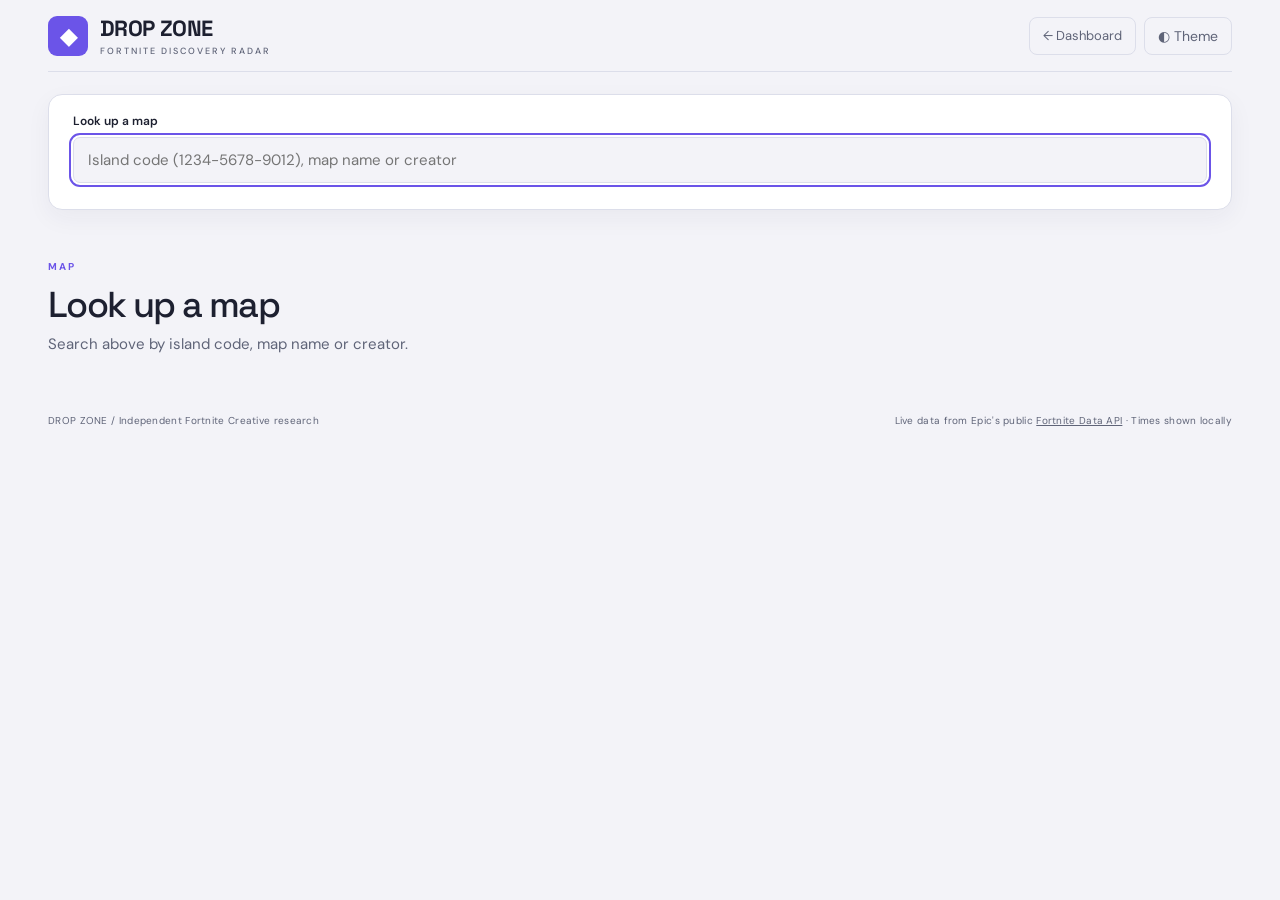
<file: dashboard/map.html>
<!doctype html>
<html lang="en">
<head>
  <meta charset="utf-8">
  <meta name="viewport" content="width=device-width, initial-scale=1">
  <meta name="color-scheme" content="dark light">
  <meta name="description" content="One Fortnite Creative map: release time, launch results, player surges, and the last 7 days of players from Epic's public data.">
  <title>Map · Drop Zone</title>
  <link rel="stylesheet" href="style.css?v=4">
  <script src="search.js?v=1" defer></script>
  <script src="map.js?v=2" defer></script>
</head>
<body>
  <main>
    <header class="masthead">
      <a class="brand" href="./"><span class="mark" aria-hidden="true">◆</span><span>DROP ZONE <small>FORTNITE DISCOVERY RADAR</small></span></a>
      <div class="masthead-actions"><a class="quiet" href="./">← Dashboard</a><button id="theme" class="quiet" aria-label="Switch color theme">◐ Theme</button></div>
    </header>

    <section class="card search-card" aria-label="Look up a map">
      <form id="map-search" class="search" role="search">
        <label for="map-query">Look up a map</label>
        <input id="map-query" type="search" placeholder="Island code (1234-5678-9012), map name or creator" autocomplete="off">
      </form>
      <ul id="search-results" class="search-results"></ul>
    </section>

    <section class="map-head" id="map-head" aria-live="polite">
      <p class="eyebrow" id="map-code">MAP</p>
      <h1 id="map-title">Loading…</h1>
      <p class="subtitle" id="map-meta"></p>
      <div class="tags" id="map-tags"></div>
      <p class="links" id="map-links"></p>
    </section>

    <section class="stats" aria-label="Last 24 hours">
      <div><span>PEAK PLAYERS · 24H</span><strong id="s-peak">—</strong><small id="s-peak-note">Highest 10-minute peak</small></div>
      <div><span>PLAYS · 24H</span><strong id="s-plays">—</strong><small>Game sessions started</small></div>
      <div><span>UNIQUE PLAYERS · LAST DAY</span><strong id="s-unique">—</strong><small id="s-unique-note">Latest full UTC day</small></div>
      <div><span>RETENTION · D1 / D7</span><strong id="s-retention">—</strong><small id="s-minutes">Average minutes per player</small></div>
    </section>

    <section class="card" aria-labelledby="chart-title">
      <div class="card-heading"><h2 id="chart-title">Concurrent players</h2>
        <div class="segmented" role="group" aria-label="Time range"><button data-range="day" aria-pressed="false">24 hours</button><button data-range="week" class="active" aria-pressed="true">7 days</button></div>
      </div>
      <p class="lede" id="chart-note">Peak players per hour from Epic's public data. Dashed lines mark when our tracker first saw the map and any player surges.</p>
      <div id="chart" class="chart" role="img" aria-label="Concurrent players over time"></div>
      <p class="empty" id="chart-empty" hidden></p>
    </section>

    <div class="two">
      <section class="card" aria-labelledby="tracker-title">
        <div class="card-heading"><h2 id="tracker-title">From our tracker</h2><span id="tracker-since"></span></div>
        <div id="tracker"><p class="empty">Loading…</p></div>
      </section>
      <section class="card" aria-labelledby="rank-title">
        <div class="card-heading"><h2 id="rank-title">Genre rank</h2><span>Epic's hourly rankings · 7 days</span></div>
        <ol id="ranks" class="leaders"><li class="empty">Loading…</li></ol>
      </section>
    </div>

    <section class="card" aria-labelledby="daily-title">
      <div class="card-heading"><h2 id="daily-title">Daily stats</h2><span>UTC days · Epic keeps 7</span></div>
      <div class="table-scroll"><table>
        <thead><tr><th class="left">DAY</th><th>PEAK</th><th>PLAYS</th><th>UNIQUE</th><th>AVG MIN</th><th>FAVORITES</th><th>RECOMMENDS</th><th>D1</th><th>D7</th></tr></thead>
        <tbody id="daily"><tr><td colspan="9" class="empty">Loading…</td></tr></tbody>
      </table></div>
    </section>

    <footer><span>DROP ZONE <span class="muted">/ Independent Fortnite Creative research</span></span><span>Live data from Epic's public <a href="https://api.fortnite.com/ecosystem/v1/docs" target="_blank" rel="noopener noreferrer">Fortnite Data API</a> · Times shown locally</span></footer>
  </main>
  <div id="tooltip" class="tooltip" role="tooltip" hidden></div>
</body>
</html>
</file>
<file: dashboard/style.css>
@import url('https://fonts.googleapis.com/css2?family=DM+Sans:wght@400;500;600;700&family=Space+Grotesk:wght@400;500;600;700&display=swap');
:root{color-scheme:dark;--bg:#0f1117;--panel:#171a23;--text:#eceef5;--muted:#949ab0;--line:#2b3040;--accent:#9d8cff;--accent-ink:#171235;--up:#8fdfb0;--down:#f29e94;--wash:#1f2330;--heat:#9d8cff;--shadow:rgba(0,0,0,.18)}
@media(prefers-color-scheme:light){:root:not([data-theme=dark]){color-scheme:light;--bg:#f3f3f8;--panel:#ffffff;--text:#1d2030;--muted:#5f6478;--line:#dcdeea;--accent:#6b54e8;--accent-ink:#ffffff;--up:#1f7a4a;--down:#b4473b;--wash:#eeeef7;--heat:#5b43dc;--shadow:rgba(30,30,70,.05)}}
:root[data-theme=light]{color-scheme:light;--bg:#f3f3f8;--panel:#ffffff;--text:#1d2030;--muted:#5f6478;--line:#dcdeea;--accent:#6b54e8;--accent-ink:#ffffff;--up:#1f7a4a;--down:#b4473b;--wash:#eeeef7;--heat:#5b43dc;--shadow:rgba(30,30,70,.05)}
*{box-sizing:border-box}[hidden]{display:none!important}
body{margin:0;background:var(--bg);color:var(--text);font-family:'DM Sans',sans-serif;font-size:14px}
button{font:inherit;cursor:pointer}button:focus-visible,a:focus-visible,select:focus-visible,input:focus-visible{outline:2px solid var(--accent);outline-offset:2px}
main{max-width:1440px;margin:auto;padding:0 48px}
.masthead{height:72px;display:flex;justify-content:space-between;align-items:center;border-bottom:1px solid var(--line)}
.brand{display:flex;align-items:center;gap:12px;font:700 22px 'Space Grotesk',sans-serif;letter-spacing:-.6px}
.brand small{display:block;font:500 9px 'DM Sans',sans-serif;letter-spacing:2px;color:var(--muted);margin-top:3px}
.mark{display:grid;place-items:center;width:40px;height:40px;background:var(--accent);color:var(--accent-ink);font-size:22px;border-radius:9px}
.quiet{color:var(--muted);background:none;border:1px solid var(--line);padding:9px 13px;border-radius:8px}
.intro{display:flex;justify-content:space-between;align-items:center;padding:24px 0;gap:24px}
.eyebrow{color:var(--accent);letter-spacing:2px;font-size:10px;font-weight:700;margin:0 0 9px}
h1{font:500 36px 'Space Grotesk',sans-serif;letter-spacing:-1.6px;margin:0 0 10px}
.subtitle{color:var(--muted);margin:0;font-size:15px;max-width:620px}
.status{text-align:right;font-size:12px;white-space:nowrap}.status small{display:block;color:var(--muted);font-size:11px;margin-top:9px}
.dot{display:inline-block;width:7px;height:7px;background:var(--up);border-radius:50%;margin-right:7px}.dot.stale{background:var(--down)}
.stats{display:grid;grid-template-columns:repeat(4,1fr);border-top:1px solid var(--line);border-bottom:1px solid var(--line);margin-bottom:24px;padding:17px 0;gap:24px}
.stats>div{border-right:1px solid var(--line);padding-right:20px}.stats>div:last-child{border:0}
.stats span{display:block;font-size:10px;letter-spacing:1.3px;color:var(--muted);font-weight:600}
.stats strong{display:block;font:500 30px 'Space Grotesk',sans-serif;margin:7px 0 4px;letter-spacing:-1px}
.stats small{color:var(--muted);font-size:11px}.stats b{font-weight:600}
.card{background:var(--panel);border:1px solid var(--line);border-radius:14px;box-shadow:0 8px 24px var(--shadow);margin-bottom:24px;overflow:hidden;min-width:0}
.two{display:grid;grid-template-columns:minmax(0,1.45fr) minmax(0,1fr);gap:24px}
.card-heading{display:flex;justify-content:space-between;align-items:baseline;gap:12px;padding:20px 24px 6px}
.card-heading h2{font:500 21px 'Space Grotesk',sans-serif;margin:0;letter-spacing:-.6px}
.card-heading>span{color:var(--muted);font-size:11px;text-align:right}
.lede{margin:4px 24px 16px;color:var(--muted);font-size:12px;line-height:1.6;max-width:760px}
.controls{display:flex;flex-wrap:wrap;gap:12px 18px;align-items:flex-end;margin:0 24px 16px}
.controls label{display:grid;gap:6px;font-size:11px;font-weight:600;color:var(--muted)}
select,input{padding:9px 11px;border:1px solid var(--line);border-radius:7px;background:var(--bg);color:var(--text);font:inherit;font-size:13px;min-width:170px}
.segmented{display:flex;gap:6px}.segmented button{border:1px solid var(--line);border-radius:7px;background:transparent;color:var(--muted);padding:9px 13px;font-size:12px;font-weight:600}
.segmented button.active{background:var(--accent);color:var(--accent-ink);border-color:var(--accent)}
.heatmap{display:grid;grid-template-columns:44px repeat(24,minmax(0,1fr));gap:2px;margin:0 24px 10px}
.heatmap .hour,.heatmap .day{font-size:10px;color:var(--muted);display:flex;align-items:center}
.heatmap .hour{justify-content:center;height:18px}
.cell{height:30px;border-radius:4px;background:var(--wash);position:relative;cursor:default}
.cell.low{background:repeating-linear-gradient(45deg,var(--wash) 0 4px,transparent 4px 8px)}
.cell:hover,.cell:focus-visible{outline:2px solid var(--text);outline-offset:-1px}
.legend{display:flex;align-items:center;gap:8px;margin:0 24px 14px 68px;font-size:10px;color:var(--muted)}
.legend .ramp{width:160px;height:8px;border-radius:4px;background:linear-gradient(90deg,color-mix(in oklab,var(--heat) 8%,var(--wash)),var(--heat))}
.legend .swatch{width:14px;height:10px;border-radius:3px}
.best-slots{display:flex;flex-wrap:wrap;gap:8px;margin:0 24px 20px}
.best-slots span{border:1px solid var(--line);border-radius:7px;padding:7px 10px;font-size:12px}.best-slots b{font-weight:600}
.table-scroll{overflow-x:auto}
table{width:100%;border-collapse:collapse;text-align:right;font-variant-numeric:tabular-nums}
th{background:var(--wash);height:44px;font-size:10px;color:var(--muted);font-weight:500;white-space:nowrap;letter-spacing:.5px}
th button{background:none;border:0;padding:0;color:inherit;font:inherit;letter-spacing:.5px}th button.selected{color:var(--accent)}
th,td{padding:10px 14px;border-bottom:1px solid var(--line)}td{font-size:13px}
.left{text-align:left}tbody tr:hover{background:var(--wash)}
.map{min-width:210px;max-width:340px;text-align:left}
.map a{color:var(--text);text-decoration:none;font-weight:600;display:block;overflow:hidden;text-overflow:ellipsis;white-space:nowrap}
.map a:hover{text-decoration:underline}.map small{display:block;color:var(--muted);font-size:11px;margin-top:3px;overflow:hidden;text-overflow:ellipsis;white-space:nowrap}
.pill{font-size:9px;letter-spacing:.8px;border:1px solid var(--accent);color:var(--text);border-radius:3px;padding:2px 5px;margin-left:6px;font-weight:600}
.pill.late{border-color:var(--line);color:var(--muted)}
.spark{display:block;width:150px;height:30px}.spark path{fill:none;stroke:var(--accent);stroke-width:2;stroke-linejoin:round}
.spark line{stroke:var(--muted);stroke-width:1;stroke-dasharray:2 3}
.positive{color:var(--up)}.negative{color:var(--down)}.muted{color:var(--muted)}
.empty{text-align:center!important;color:var(--muted);padding:32px 24px;line-height:1.7;font-size:13px;list-style:none}
.pickups,.leaders{list-style:none;margin:0;padding:0 0 8px;max-height:640px;overflow:auto}
.pickups li,.leaders li{display:flex;align-items:center;gap:12px;padding:10px 24px;border-top:1px solid var(--line)}
.pickups .when{width:74px;flex-shrink:0;color:var(--muted);font-size:11px}
.pickups .jump{margin-left:auto;text-align:right;white-space:nowrap;font-variant-numeric:tabular-nums}.pickups .jump small{display:block;color:var(--muted);font-size:10px}
.leaders .rank{width:26px;color:var(--muted);font-size:12px;text-align:right;flex-shrink:0}
.leaders .move{margin-left:auto;font-size:12px;white-space:nowrap}
.tooltip{position:fixed;z-index:10;pointer-events:none;background:var(--text);color:var(--bg);font-size:12px;line-height:1.5;padding:8px 10px;border-radius:7px;max-width:260px;box-shadow:0 6px 18px var(--shadow)}
footer{padding:12px 0 32px;display:flex;justify-content:space-between;gap:16px;font-size:10px;letter-spacing:.3px;color:var(--muted)}footer a{color:inherit}
@media(max-width:1100px){.two{grid-template-columns:1fr}}
@media(max-width:900px){main{padding:0 22px}.heatmap{grid-template-columns:34px repeat(24,minmax(0,1fr));gap:1px}.cell{height:24px}.heatmap .hour:nth-child(even){visibility:hidden}}
@media(max-width:600px){main{padding:0 16px}.intro{display:block}.status{text-align:left;margin-top:18px}.stats{grid-template-columns:1fr 1fr;gap:18px}.stats>div:nth-child(2){border:0}
.card-heading{padding:18px 16px 6px}.lede{margin:4px 16px 14px}.controls{margin:0 16px 14px}select,input{min-width:0;width:100%}.controls label{flex:1 1 140px}
.heatmap{margin:0 8px 10px;grid-template-columns:28px repeat(24,minmax(0,1fr))}.cell{height:20px;border-radius:2px}.legend{margin-left:16px}.best-slots{margin:0 16px 16px}
.pickups li,.leaders li{padding:10px 16px}footer{flex-direction:column;line-height:1.5}}
@media(forced-colors:active){.cell{border:1px solid CanvasText}}

/* map lookup and map page */
a.brand{color:inherit;text-decoration:none}.masthead-actions{display:flex;gap:8px}a.quiet{text-decoration:none;font-size:13px}
.search-card{padding:18px 24px 6px;overflow:visible;margin-top:22px}.search{display:grid;gap:8px}.search label{font-size:12px;font-weight:600}
.search input{width:100%;font-size:15px;padding:12px 14px}
.search-results{list-style:none;margin:8px 0 12px;padding:0;max-height:360px;overflow:auto}
.search-results li{border-top:1px solid var(--line)}.search-results li:first-child{border-top:0}
.search-results a{display:flex;justify-content:space-between;gap:16px;padding:10px 4px;color:var(--text);text-decoration:none}
.search-results a:hover,.search-results a:focus-visible{background:var(--wash)}.search-results small{color:var(--muted);white-space:nowrap}
.search-results .hint{color:var(--muted);font-size:12px;padding:10px 4px}
.map-head{padding:26px 0 20px}.map-head h1{margin-bottom:6px;overflow-wrap:anywhere}
.tags{display:flex;flex-wrap:wrap;gap:6px;margin-top:12px}.tags .pill{margin:0}
.links{display:flex;gap:8px;margin:16px 0 0;flex-wrap:wrap}
.chart{margin:0 24px 18px;overflow:hidden}.chart svg{display:block;width:100%;height:auto;touch-action:none}
.chart .grid{stroke:var(--line);stroke-width:1}.chart .axis{fill:var(--muted);font-size:10px;font-family:'DM Sans',sans-serif}
.chart .line{fill:none;stroke:var(--accent);stroke-width:2;stroke-linejoin:round;stroke-linecap:round}
.chart .marker{stroke:var(--muted);stroke-width:1;stroke-dasharray:3 4}.chart .cross{stroke:var(--muted);stroke-width:1}
.chart .dot{fill:var(--accent);stroke:var(--panel);stroke-width:2}
.facts{display:grid;grid-template-columns:auto 1fr;gap:10px 18px;margin:6px 24px 16px;font-size:13px}
.facts dt{color:var(--muted);font-size:11px;font-weight:600;padding-top:2px}.facts dd{margin:0}.facts small{display:block;color:var(--muted);font-size:11px;margin-top:3px}
.subhead{font:500 15px 'Space Grotesk',sans-serif;margin:18px 24px 8px}
.tooltip{white-space:pre-line}
@media(max-width:600px){.search-card{padding:16px}.chart{margin:0 8px 14px}.facts{margin:6px 16px 14px}.subhead{margin:16px 16px 8px}.search-results a{flex-direction:column;gap:2px}}
</file>
